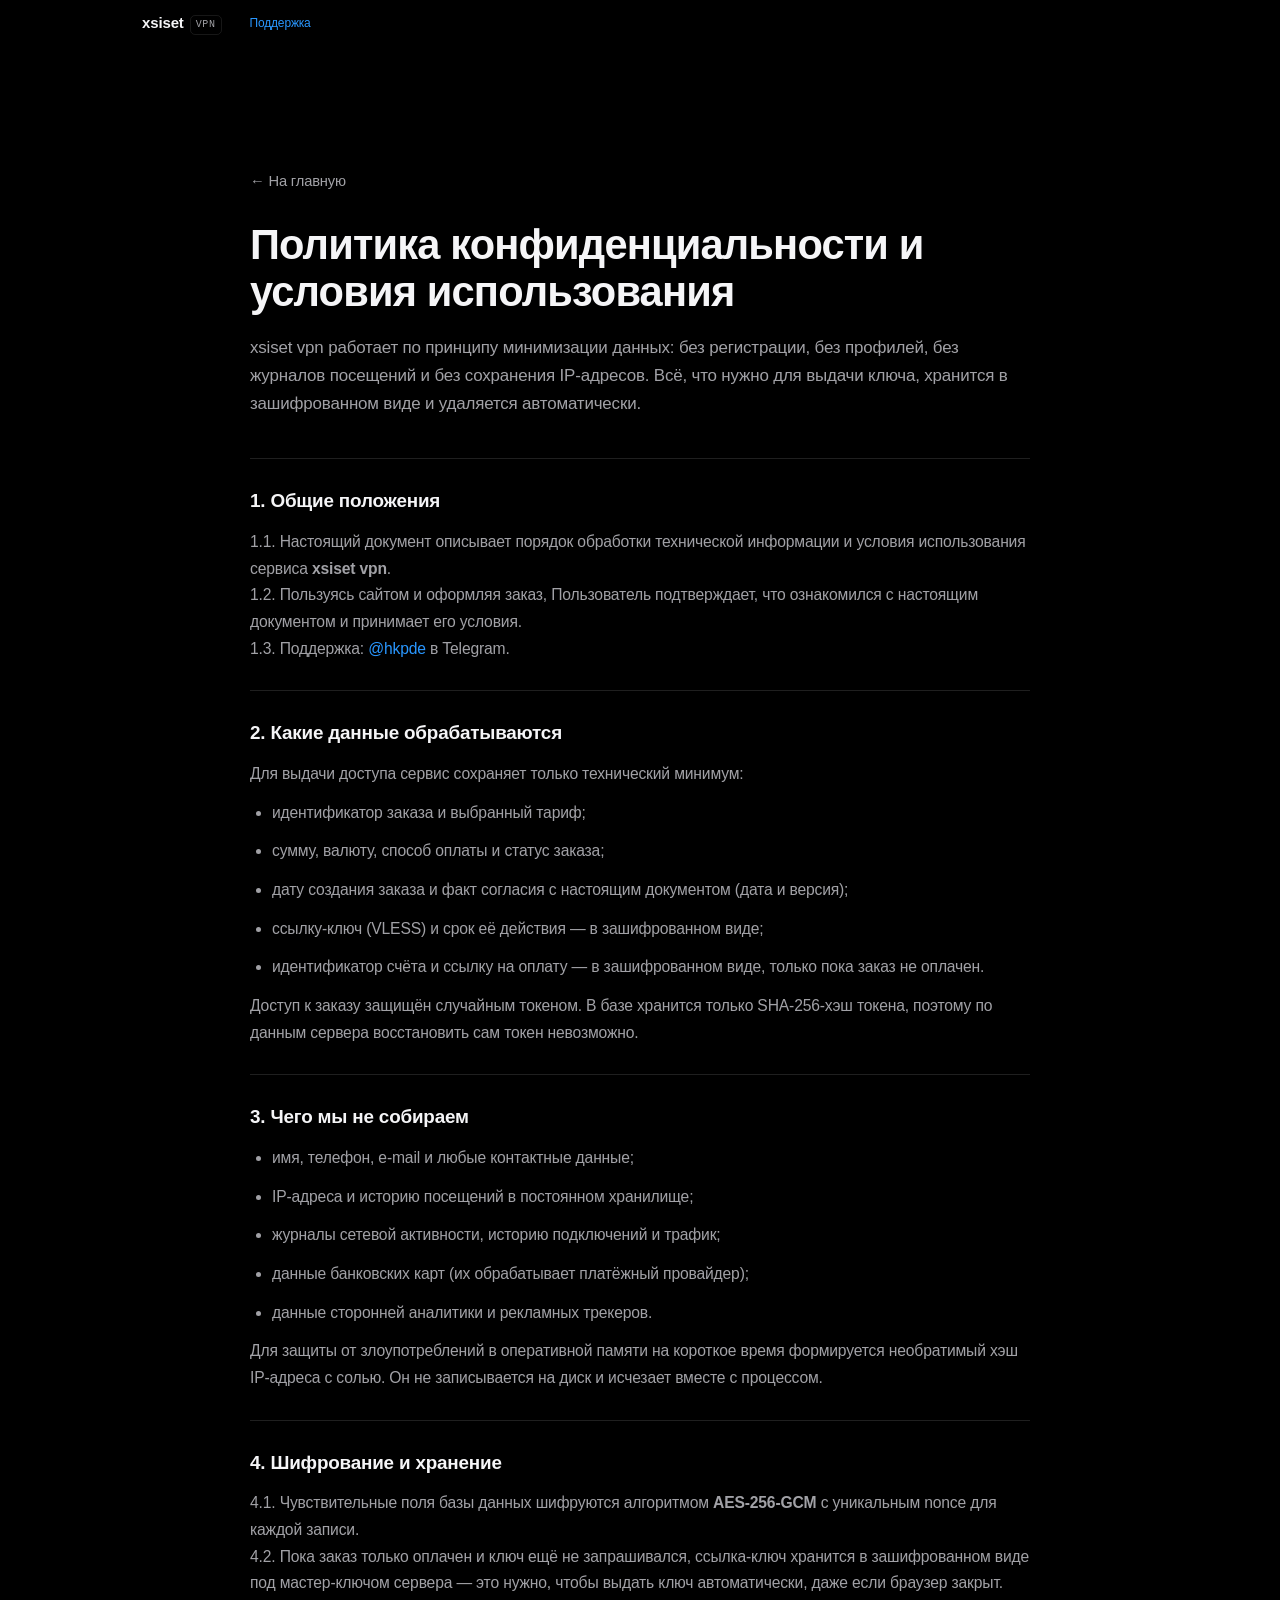
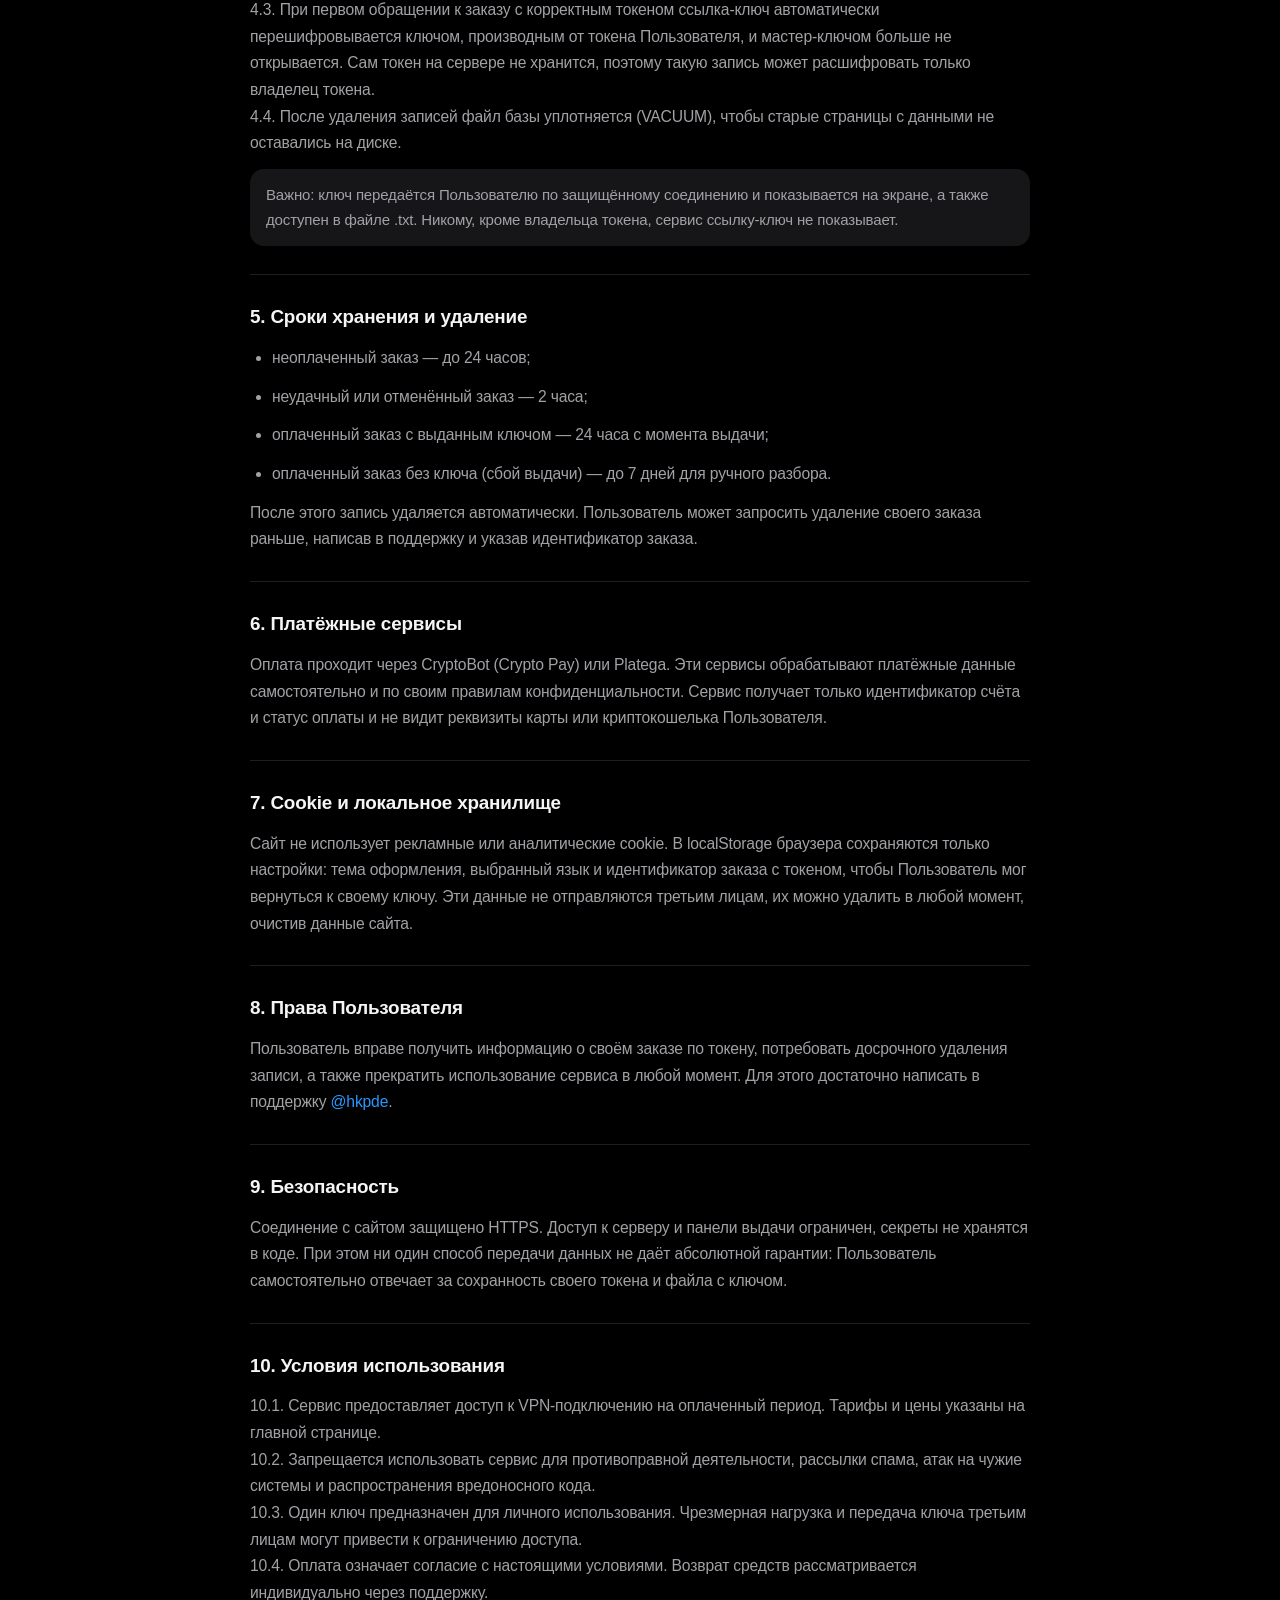
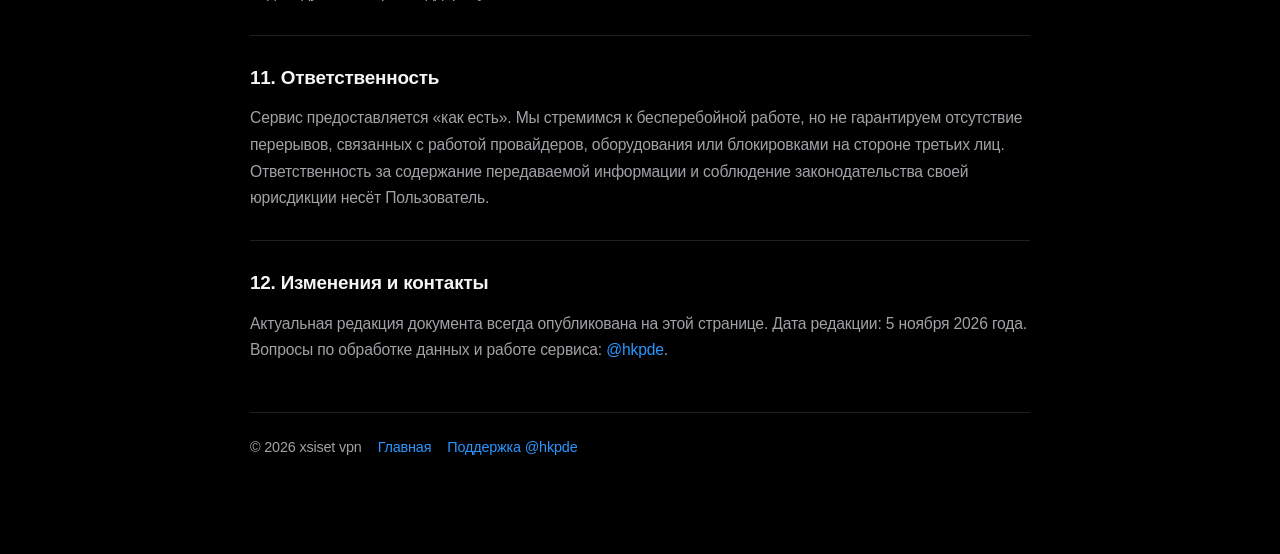
<file: privacy.html>
<!DOCTYPE html>
<html lang="ru">

<head>
  <meta charset="UTF-8" />
  <meta name="viewport" content="width=device-width, initial-scale=1" />
  <title>xsiset vpn · Политика конфиденциальности и условия</title>
  <meta name="description"
    content="Политика конфиденциальности и условия использования xsiset vpn: без регистрации, минимум данных, шифрование AES-256-GCM." />
  <meta name="theme-color" content="#000000" />
  <meta name="robots" content="noindex" />

  <script src="theme-init.js?v=20261108a"></script>
  <link rel="stylesheet" href="style.css?v=20261108a" />

  <style>
    .legal {
      max-width: 820px;
      margin: 0 auto;
      padding: calc(var(--hdr-h, 64px) + 56px) 20px 96px;
    }

    .legal__back {
      display: inline-flex;
      align-items: center;
      gap: 8px;
      margin-bottom: 28px;
      font-size: 0.92rem;
      color: var(--muted, #86868b);
      text-decoration: none;
    }

    .legal__back:hover {
      color: var(--text, #f5f5f7);
    }

    .legal h1 {
      font-size: clamp(1.7rem, 4vw, 2.6rem);
      line-height: 1.15;
      letter-spacing: -0.02em;
      margin: 0 0 18px;
    }

    .legal__lead {
      font-size: 1.06rem;
      line-height: 1.65;
      color: var(--muted, #a1a1a6);
      margin: 0 0 40px;
    }

    .legal__sec {
      padding-top: 28px;
      border-top: 1px solid var(--line, rgba(255, 255, 255, 0.12));
      margin-top: 28px;
    }

    .legal__sec h2 {
      font-size: 1.18rem;
      letter-spacing: -0.01em;
      margin: 0 0 14px;
    }

    .legal__sec p,
    .legal__sec li {
      font-size: 0.98rem;
      line-height: 1.7;
      color: var(--muted, #c7c7cc);
      margin: 0 0 12px;
    }

    .legal__sec ul {
      margin: 0 0 12px;
      padding-left: 22px;
    }

    .legal__sec a {
      color: var(--accent, #2997ff);
      text-decoration: none;
    }

    .legal__sec a:hover {
      text-decoration: underline;
    }

    .legal__note {
      display: block;
      margin-top: 8px;
      padding: 14px 16px;
      border-radius: 14px;
      background: var(--card, rgba(255, 255, 255, 0.06));
      color: var(--muted, #c7c7cc);
      font-size: 0.94rem;
      line-height: 1.65;
    }

    .legal__foot {
      margin-top: 48px;
      padding-top: 24px;
      border-top: 1px solid var(--line, rgba(255, 255, 255, 0.12));
      display: flex;
      flex-wrap: wrap;
      gap: 16px;
      align-items: center;
      color: var(--muted, #86868b);
      font-size: 0.9rem;
    }

    .legal__foot a {
      color: var(--accent, #2997ff);
      text-decoration: none;
    }
  </style>
</head>

<body>

  <a class="skip" href="#top">К содержимому</a>

  <header class="hdr">
    <div class="wrap hdr__in">
      <a class="brand" href="/">
        <span class="brand__name">xsiset</span>
        <span class="brand__tag">vpn</span>
      </a>
      <div class="hdr__right">
        <a class="hdr__cta" href="https://t.me/hkpde" target="_blank" rel="noopener">Поддержка</a>
      </div>
    </div>
  </header>

  <main id="top" tabindex="-1">
    <div class="legal">
      <a class="legal__back" href="/">← На главную</a>

      <h1>Политика конфиденциальности и условия использования</h1>
      <p class="legal__lead">
        xsiset vpn работает по принципу минимизации данных: без регистрации, без профилей, без журналов посещений
        и без сохранения IP-адресов. Всё, что нужно для выдачи ключа, хранится в зашифрованном виде и удаляется
        автоматически.
      </p>

      <section class="legal__sec">
        <h2>1. Общие положения</h2>
        <p>
          1.1. Настоящий документ описывает порядок обработки технической информации и условия использования сервиса
          <b>xsiset vpn</b>.<br>
          1.2. Пользуясь сайтом и оформляя заказ, Пользователь подтверждает, что ознакомился с настоящим документом
          и принимает его условия.<br>
          1.3. Поддержка: <a href="https://t.me/hkpde" target="_blank" rel="noopener">@hkpde</a> в Telegram.
        </p>
      </section>

      <section class="legal__sec">
        <h2>2. Какие данные обрабатываются</h2>
        <p>Для выдачи доступа сервис сохраняет только технический минимум:</p>
        <ul>
          <li>идентификатор заказа и выбранный тариф;</li>
          <li>сумму, валюту, способ оплаты и статус заказа;</li>
          <li>дату создания заказа и факт согласия с настоящим документом (дата и версия);</li>
          <li>ссылку-ключ (VLESS) и срок её действия — в зашифрованном виде;</li>
          <li>идентификатор счёта и ссылку на оплату — в зашифрованном виде, только пока заказ не оплачен.</li>
        </ul>
        <p>
          Доступ к заказу защищён случайным токеном. В базе хранится только SHA-256-хэш токена, поэтому по данным
          сервера восстановить сам токен невозможно.
        </p>
      </section>

      <section class="legal__sec">
        <h2>3. Чего мы не собираем</h2>
        <ul>
          <li>имя, телефон, e-mail и любые контактные данные;</li>
          <li>IP-адреса и историю посещений в постоянном хранилище;</li>
          <li>журналы сетевой активности, историю подключений и трафик;</li>
          <li>данные банковских карт (их обрабатывает платёжный провайдер);</li>
          <li>данные сторонней аналитики и рекламных трекеров.</li>
        </ul>
        <p>
          Для защиты от злоупотреблений в оперативной памяти на короткое время формируется необратимый хэш IP-адреса
          с солью. Он не записывается на диск и исчезает вместе с процессом.
        </p>
      </section>

      <section class="legal__sec">
        <h2>4. Шифрование и хранение</h2>
        <p>
          4.1. Чувствительные поля базы данных шифруются алгоритмом <b>AES-256-GCM</b> с уникальным nonce для каждой
          записи.<br>
          4.2. Пока заказ только оплачен и ключ ещё не запрашивался, ссылка-ключ хранится в зашифрованном виде под
          мастер-ключом сервера — это нужно, чтобы выдать ключ автоматически, даже если браузер закрыт.<br>
          4.3. При первом обращении к заказу с корректным токеном ссылка-ключ автоматически перешифровывается ключом,
          производным от токена Пользователя, и мастер-ключом больше не открывается. Сам токен на сервере не хранится,
          поэтому такую запись может расшифровать только владелец токена.<br>
          4.4. После удаления записей файл базы уплотняется (VACUUM), чтобы старые страницы с данными не оставались на
          диске.
        </p>
        <span class="legal__note">
          Важно: ключ передаётся Пользователю по защищённому соединению и показывается на экране, а также доступен в
          файле .txt. Никому, кроме владельца токена, сервис ссылку-ключ не показывает.
        </span>
      </section>

      <section class="legal__sec">
        <h2>5. Сроки хранения и удаление</h2>
        <ul>
          <li>неоплаченный заказ — до 24 часов;</li>
          <li>неудачный или отменённый заказ — 2 часа;</li>
          <li>оплаченный заказ с выданным ключом — 24 часа с момента выдачи;</li>
          <li>оплаченный заказ без ключа (сбой выдачи) — до 7 дней для ручного разбора.</li>
        </ul>
        <p>
          После этого запись удаляется автоматически. Пользователь может запросить удаление своего заказа раньше,
          написав в поддержку и указав идентификатор заказа.
        </p>
      </section>

      <section class="legal__sec">
        <h2>6. Платёжные сервисы</h2>
        <p>
          Оплата проходит через CryptoBot (Crypto Pay) или Platega. Эти сервисы обрабатывают платёжные данные
          самостоятельно и по своим правилам конфиденциальности. Сервис получает только идентификатор счёта и статус
          оплаты и не видит реквизиты карты или криптокошелька Пользователя.
        </p>
      </section>

      <section class="legal__sec">
        <h2>7. Cookie и локальное хранилище</h2>
        <p>
          Сайт не использует рекламные или аналитические cookie. В localStorage браузера сохраняются только настройки:
          тема оформления, выбранный язык и идентификатор заказа с токеном, чтобы Пользователь мог вернуться к своему
          ключу. Эти данные не отправляются третьим лицам, их можно удалить в любой момент, очистив данные сайта.
        </p>
      </section>

      <section class="legal__sec">
        <h2>8. Права Пользователя</h2>
        <p>
          Пользователь вправе получить информацию о своём заказе по токену, потребовать досрочного удаления записи,
          а также прекратить использование сервиса в любой момент. Для этого достаточно написать в поддержку
          <a href="https://t.me/hkpde" target="_blank" rel="noopener">@hkpde</a>.
        </p>
      </section>

      <section class="legal__sec">
        <h2>9. Безопасность</h2>
        <p>
          Соединение с сайтом защищено HTTPS. Доступ к серверу и панели выдачи ограничен, секреты не хранятся в коде.
          При этом ни один способ передачи данных не даёт абсолютной гарантии: Пользователь самостоятельно отвечает
          за сохранность своего токена и файла с ключом.
        </p>
      </section>

      <section class="legal__sec">
        <h2>10. Условия использования</h2>
        <p>
          10.1. Сервис предоставляет доступ к VPN-подключению на оплаченный период. Тарифы и цены указаны на главной
          странице.<br>
          10.2. Запрещается использовать сервис для противоправной деятельности, рассылки спама, атак на чужие
          системы и распространения вредоносного кода.<br>
          10.3. Один ключ предназначен для личного использования. Чрезмерная нагрузка и передача ключа третьим лицам
          могут привести к ограничению доступа.<br>
          10.4. Оплата означает согласие с настоящими условиями. Возврат средств рассматривается индивидуально через
          поддержку.
        </p>
      </section>

      <section class="legal__sec">
        <h2>11. Ответственность</h2>
        <p>
          Сервис предоставляется «как есть». Мы стремимся к бесперебойной работе, но не гарантируем отсутствие
          перерывов, связанных с работой провайдеров, оборудования или блокировками на стороне третьих лиц.
          Ответственность за содержание передаваемой информации и соблюдение законодательства своей юрисдикции несёт
          Пользователь.
        </p>
      </section>

      <section class="legal__sec">
        <h2>12. Изменения и контакты</h2>
        <p>
          Актуальная редакция документа всегда опубликована на этой странице. Дата редакции: 5 ноября 2026 года.
          Вопросы по обработке данных и работе сервиса: <a href="https://t.me/hkpde" target="_blank"
            rel="noopener">@hkpde</a>.
        </p>
      </section>

      <div class="legal__foot">
        <span>© 2026 xsiset vpn</span>
        <a href="/">Главная</a>
        <a href="https://t.me/hkpde" target="_blank" rel="noopener">Поддержка @hkpde</a>
      </div>
    </div>
  </main>

</body>

</html>
</file>
<file: style.css>
/* =========================================================
   xsiset vpn
   Тёмная тема по умолчанию, один синий акцент, чистая типографика.
   Светлая тема: html[data-theme="light"].
   ========================================================= */

:root {
  color-scheme: dark;

  --bg: #000000;
  --card: #161618;
  --card-2: #232325;
  --chip: #2e2e30;
  --chip-ink: #c7c7cc;
  --ink: #f5f5f7;
  --muted: #a1a1a6;
  --muted-2: #86868b;
  --rule: #2f2f31;
  --card-line: rgba(255, 255, 255, .09);
  --nav-bg: rgba(0, 0, 0, .72);
  --nav-solid: rgba(0, 0, 0, .94);
  --nav-line: rgba(255, 255, 255, .14);
  --hover: rgba(255, 255, 255, .08);
  --shadow: 0 2px 12px rgba(0, 0, 0, .5);
  --shadow-hover: 0 18px 44px rgba(0, 0, 0, .62);
  --footer-bg: #000000;
  --term-bg: #161618;
  --term-line: rgba(255, 255, 255, .12);

  --blue: #0071e3;
  --blue-hover: #0077ed;
  --blue-text: #2997ff;
  --blue-text-hover: #6bb6ff;
  --focus: #2997ff;
  --green: #30d158;
  --orange: #ff9f0a;
  --red: #ff453a;

  --white: #ffffff;

  --radius: 20px;
  --wrap: 1040px;

  --font: -apple-system, BlinkMacSystemFont, "SF Pro Text", "SF Pro Display",
    "Inter", "Segoe UI", "Helvetica Neue", Arial, sans-serif;
  --mono: ui-monospace, "SF Mono", "Cascadia Code", Consolas, monospace;

  --ease: cubic-bezier(.28, .11, .32, 1);
}

html[data-theme="light"] {
  color-scheme: light;

  --bg: #ffffff;
  --card: #ffffff;
  --card-2: #f5f5f7;
  --chip: #f5f5f7;
  --chip-ink: #6e6e73;
  --ink: #1d1d1f;
  --muted: #6e6e73;
  --muted-2: #86868b;
  --rule: #e4e4e9;
  --card-line: rgba(0, 0, 0, .08);
  --nav-bg: rgba(255, 255, 255, .72);
  --nav-solid: rgba(255, 255, 255, .94);
  --nav-line: rgba(0, 0, 0, .08);
  --hover: rgba(0, 0, 0, .05);
  --shadow: 0 1px 2px rgba(0, 0, 0, .04), 0 10px 30px rgba(0, 0, 0, .05);
  --shadow-hover: 0 18px 44px rgba(0, 0, 0, .10);
  --footer-bg: #ffffff;
  --term-bg: #1d1d1f;
  --term-line: rgba(255, 255, 255, .12);

  --blue-text: #0066cc;
  --blue-text-hover: #0077ed;
  --focus: #0071e3;
  --green: #34c759;
  --red: #d70015;
}

*,
*::before,
*::after {
  box-sizing: border-box;
}

html {
  scroll-behavior: smooth;
  scroll-padding-top: 72px;
  -webkit-text-size-adjust: 100%;
  background: var(--bg);
}

body {
  margin: 0;
  background: var(--bg);
  color: var(--ink);
  font-family: var(--font);
  font-size: 17px;
  line-height: 1.47;
  letter-spacing: -.01em;
  -webkit-font-smoothing: antialiased;
  -moz-osx-font-smoothing: grayscale;
  overflow-x: hidden;
}

img,
svg {
  display: block;
  max-width: 100%;
}

a {
  color: inherit;
  text-decoration: none;
}

h1,
h2,
h3,
h4,
p,
dl,
dd,
ol,
ul {
  margin: 0;
}

ol,
ul {
  list-style: none;
  padding: 0;
}

button {
  font: inherit;
  color: inherit;
  background: none;
  border: 0;
  cursor: pointer;
}

summary {
  cursor: pointer;
}

summary::-webkit-details-marker {
  display: none;
}

::selection {
  background: rgba(41, 151, 255, .35);
}

:focus-visible {
  outline: 2px solid var(--focus);
  outline-offset: 3px;
  border-radius: 4px;
}

.wrap {
  width: 100%;
  max-width: var(--wrap);
  margin-inline: auto;
  padding-inline: 22px;
}

.skip {
  position: fixed;
  top: 10px;
  left: 10px;
  z-index: 120;
  padding: 10px 16px;
  border-radius: 8px;
  background: var(--ink);
  color: var(--bg);
  font-size: 14px;
  font-weight: 500;
  transform: translateY(-160%);
  transition: transform .2s var(--ease);
}

.skip:focus {
  transform: none;
}

.link-cta {
  display: inline-flex;
  align-items: center;
  gap: 2px;
  font-size: 17px;
  white-space: nowrap;
  color: var(--blue-text);
  transition: color .2s ease;
}

.link-cta::after {
  content: "›";
  font-size: 1.1em;
  line-height: 1;
  transform: translateY(-.04em);
}

.link-cta:hover {
  color: var(--blue-text-hover);
  text-decoration: underline;
  text-underline-offset: 3px;
}

/* ------------------------- кнопки ------------------------- */

.btn {
  display: inline-flex;
  align-items: center;
  justify-content: center;
  gap: 8px;
  height: 46px;
  padding: 0 24px;
  border-radius: 980px;
  font-size: 16px;
  font-weight: 400;
  white-space: nowrap;
  transition: background-color .2s ease, color .2s ease, border-color .2s ease, transform .2s ease;
}

.btn svg {
  width: 17px;
  height: 17px;
  flex: none;
}

.btn--primary {
  background: var(--blue);
  color: var(--white);
}

.btn--primary:hover {
  background: var(--blue-hover);
}

.btn--primary:active {
  transform: scale(.98);
}

.btn--ghost {
  border: 1px solid var(--card-line);
  background: transparent;
  color: var(--ink);
}

.btn--ghost:hover {
  border-color: var(--nav-line);
  background: var(--hover);
}

.btn--ghost:active {
  transform: scale(.98);
}

.btn--lg {
  height: 52px;
  padding: 0 30px;
  font-size: 18px;
}

.btn--sm {
  height: 34px;
  padding: 0 16px;
  font-size: 13px;
}

.link-btn {
  font-size: 15px;
  color: var(--muted);
  text-decoration: underline;
  text-underline-offset: 3px;
  transition: color .2s ease;
}

.link-btn:hover {
  color: var(--ink);
}

/* ------------------------- шапка ------------------------- */

.hdr {
  position: sticky;
  top: 0;
  z-index: 60;
  border-bottom: 1px solid transparent;
  transition: backdrop-filter .3s ease;
}

.hdr.is-scrolled {
  background: var(--nav-bg);
  backdrop-filter: saturate(180%) blur(20px);
  -webkit-backdrop-filter: saturate(180%) blur(20px);
  border-bottom-color: var(--nav-line);
}

.hdr__in {
  display: flex;
  align-items: center;
  gap: 28px;
  height: 48px;
}

.brand {
  display: inline-flex;
  align-items: baseline;
  gap: 6px;
  font-size: 14px;
  font-weight: 600;
  letter-spacing: -.01em;
  flex: none;
}

.brand__name {
  font-size: 15px;
}

.brand__tag {
  font-family: var(--mono);
  font-size: 10px;
  font-weight: 500;
  letter-spacing: .06em;
  text-transform: uppercase;
  color: var(--muted);
  padding: 2px 5px;
  border: 1px solid var(--card-line);
  border-radius: 5px;
  transform: translateY(-1px);
}

.nav {
  display: flex;
  align-items: center;
  gap: 34px;
  margin-inline: auto;
  font-size: 12px;
}

.nav a {
  color: var(--ink);
  opacity: .8;
  transition: opacity .15s ease;
}

.nav a:hover {
  opacity: 1;
}

.hdr__right {
  display: flex;
  align-items: center;
  gap: 20px;
  flex: none;
}

.hdr__support {
  gap: 0;
  padding: 6px 11px;
  border: 1px solid var(--nav-line);
  border-radius: 980px;
  font-size: 12px;
  line-height: 1;
}

.hdr__support::after {
  content: none;
}

.lang {
  display: inline-flex;
  align-items: center;
  gap: 2px;
  padding: 3px 5px;
  border-radius: 980px;
  background: var(--bg);
  font-size: 11px;
}

.lang__btn {
  display: grid;
  place-items: center;
  min-width: 26px;
  height: 24px;
  padding: 0 5px;
  color: var(--muted);
  transition: color .15s ease;
}

.lang__btn:hover {
  color: var(--ink);
}

.lang__btn.is-active {
  color: var(--ink);
  font-weight: 600;
}

.hdr__cta {
  font-size: 12px;
  color: var(--blue-text);
  transition: color .15s ease;
}

.hdr__cta:hover {
  color: var(--blue-text-hover);
}

.theme-btn {
  width: 30px;
  height: 30px;
  margin-right: -4px;
  display: grid;
  place-items: center;
  border-radius: 50%;
  color: var(--muted);
  transition: color .2s ease, background-color .2s ease;
}

.theme-btn:hover {
  color: var(--ink);
  background: var(--hover);
}

.theme-btn svg {
  width: 16px;
  height: 16px;
}

.theme-btn .theme-btn__moon {
  display: none;
}

html[data-theme="light"] .theme-btn .theme-btn__moon {
  display: block;
}

html[data-theme="light"] .theme-btn .theme-btn__sun {
  display: none;
}

.burger {
  display: none;
  width: 34px;
  height: 34px;
  position: relative;
}

.burger span {
  position: absolute;
  left: 8px;
  width: 18px;
  height: 1.5px;
  background: var(--ink);
  transition: transform .25s var(--ease), opacity .2s;
}

.burger span:nth-child(1) {
  top: 13px;
}

.burger span:nth-child(2) {
  top: 19px;
}

.burger.is-open span:nth-child(1) {
  transform: translateY(3px) rotate(45deg);
}

.burger.is-open span:nth-child(2) {
  transform: translateY(-3px) rotate(-45deg);
}

/* ------------------------- hero ------------------------- */

.hero {
  padding: 76px 0 72px;
  text-align: center;
}

.hero__badge {
  display: inline-flex;
  align-items: center;
  gap: 10px;
  margin-bottom: 22px;
  font-size: 13px;
  color: var(--muted);
}

.hero__badge-sep {
  width: 1px;
  height: 12px;
  background: var(--rule);
}

.hero__title {
  font-size: clamp(2.75rem, 7.5vw, 5.6rem);
  font-weight: 700;
  line-height: 1.03;
  letter-spacing: -.023em;
  margin-inline: auto;
  max-width: 15ch;
  text-wrap: balance;
}

.hero__line {
  display: block;
  overflow: hidden;
  padding-bottom: .04em;
}

.hero__line>span {
  display: block;
  transform: translateY(112%);
  animation: lineUp 1s var(--ease) forwards;
}

.hero__line:nth-child(2)>span {
  animation-delay: .09s;
}

@keyframes lineUp {
  to {
    transform: none;
  }
}

.hero__tagline {
  margin: 24px auto 0;
  max-width: 36ch;
  font-size: clamp(1.12rem, 2.2vw, 1.55rem);
  line-height: 1.35;
  color: var(--muted);
  letter-spacing: -.012em;
  opacity: 0;
  animation: fadeIn .8s var(--ease) .45s forwards;
}

@keyframes fadeIn {
  to {
    opacity: 1;
  }
}

.hero__actions {
  margin-top: 32px;
  display: flex;
  align-items: center;
  justify-content: center;
  flex-wrap: wrap;
  gap: 14px 28px;
  opacity: 0;
  animation: fadeIn .8s var(--ease) .6s forwards;
}

.hero__visual {
  margin: 60px auto 0;
  max-width: 880px;
  will-change: transform;
}

.hero__visual .term {
  box-shadow:
    0 2px 6px rgba(0, 0, 0, .35),
    0 34px 70px -20px rgba(0, 0, 0, .9);
  animation: float 9s ease-in-out infinite;
}

@keyframes float {

  0%,
  100% {
    transform: translateY(0);
  }

  50% {
    transform: translateY(-6px);
  }
}

.term {
  border-radius: var(--radius);
  overflow: hidden;
  background: var(--term-bg);
  border: 1px solid var(--card-line);
  color: #f5f5f7;
  font-family: var(--mono);
  font-size: 13.5px;
  line-height: 1.62;
  text-align: left;
}

.term__bar {
  display: flex;
  align-items: center;
  justify-content: space-between;
  gap: 12px;
  padding: 12px 20px;
  border-bottom: 1px solid var(--term-line);
  color: var(--muted-2);
  font-size: 11.5px;
  letter-spacing: .01em;
}

.term__name {
  color: #a1a1a6;
}

.term__state {
  color: var(--green);
}

.term__body {
  padding: 22px 20px 24px;
  display: grid;
  gap: 6px;
}

.term__body p {
  display: flex;
  align-items: baseline;
  gap: 10px;
  flex-wrap: wrap;
  color: #e8e8ed;
}

.c-p {
  color: var(--blue-text);
}

.c-ok {
  color: var(--green);
}

.c-warn {
  color: #ffd60a;
}

.c-mut {
  color: var(--muted-2);
}

.term__line {
  margin-top: 4px;
}

.c-cursor {
  display: inline-block;
  width: 7px;
  height: 13px;
  background: #f5f5f7;
  animation: blink 1.1s steps(1) infinite;
  transform: translateY(2px);
}

@keyframes blink {
  50% {
    opacity: 0;
  }
}

/* ------------------------- секции ------------------------- */

.sec {
  padding: 120px 0;
}

.sec__head {
  max-width: 720px;
  margin: 0 auto 60px;
  text-align: center;
}

.sec__head h2 {
  font-size: clamp(2.15rem, 4.6vw, 3.5rem);
  font-weight: 700;
  line-height: 1.07;
  letter-spacing: -.018em;
  text-wrap: balance;
}

.sec__head h2+.lead {
  margin-top: 16px;
}

.lead {
  font-size: clamp(1.05rem, 1.8vw, 1.28rem);
  line-height: 1.42;
  color: var(--muted);
  letter-spacing: -.012em;
  text-wrap: pretty;
}

/* ------------------------- статусы ------------------------- */

.status {
  display: inline-flex;
  align-items: center;
  gap: 6px;
  font-size: 13px;
  color: var(--muted);
  white-space: nowrap;
}

.status i {
  width: 7px;
  height: 7px;
  border-radius: 50%;
  flex: none;
  background: currentColor;
}

.status--live i {
  background: var(--green);
}

/* ------------------------- серверы ------------------------- */

.node-grid {
  display: grid;
  grid-template-columns: repeat(2, 1fr);
  gap: 16px;
}

.node {
  display: flex;
  flex-direction: column;
  gap: 10px;
  padding: 28px 30px;
  border-radius: var(--radius);
  background: var(--card);
  border: 1px solid var(--card-line);
  box-shadow: var(--shadow);
  transition: transform .4s var(--ease), box-shadow .4s var(--ease), border-color .4s var(--ease);
}

.node:hover {
  transform: translateY(-3px);
  box-shadow: var(--shadow-hover);
  border-color: var(--nav-line);
}

.node__top {
  display: flex;
  align-items: center;
  justify-content: space-between;
  gap: 12px;
  margin-bottom: 6px;
}

.node__code {
  display: inline-grid;
  place-items: center;
  min-width: 38px;
  height: 26px;
  padding: 0 8px;
  border-radius: 7px;
  background: var(--chip);
  color: var(--chip-ink);
  font-family: var(--mono);
  font-size: 11.5px;
  letter-spacing: .06em;
}

.node h3 {
  font-size: 1.35rem;
  font-weight: 600;
  line-height: 1.22;
  letter-spacing: -.015em;
}

.node p {
  color: var(--muted);
  font-size: 15px;
  line-height: 1.5;
}

.node__count {
  margin-top: auto;
  padding-top: 8px;
  font-size: 13px;
  color: var(--muted-2);
}

.node--accent {
  border-color: rgba(41, 151, 255, .34);
}

html[data-theme="light"] .node--accent {
  border-color: rgba(0, 113, 227, .28);
}

.node--accent .node__code {
  background: rgba(41, 151, 255, .14);
  color: var(--blue-text);
}

html[data-theme="light"] .node--accent .node__code {
  background: rgba(0, 113, 227, .08);
}

/* ------------------------- возможности ------------------------- */

.feat-grid {
  display: grid;
  grid-template-columns: repeat(2, 1fr);
  gap: 16px;
}

.feat {
  display: flex;
  flex-direction: column;
  gap: 10px;
  padding: 30px;
  border-radius: var(--radius);
  background: var(--card);
  border: 1px solid var(--card-line);
}

.feat__icon {
  display: grid;
  place-items: center;
  width: 40px;
  height: 40px;
  margin-bottom: 8px;
  border-radius: 11px;
  background: var(--card-2);
  color: var(--muted);
}

.feat__icon svg {
  width: 20px;
  height: 20px;
}

.feat h3 {
  font-size: 17px;
  font-weight: 600;
  letter-spacing: -.01em;
}

.feat p {
  color: var(--muted);
  font-size: 15px;
  line-height: 1.5;
}

/* ------------------------- шаги ------------------------- */

.steps {
  display: grid;
  grid-template-columns: repeat(3, 1fr);
  gap: 0;
  border-top: 1px solid var(--rule);
}

.step {
  padding: 28px 28px 0 0;
}

.step+.step {
  padding-left: 28px;
  border-left: 1px solid var(--rule);
}

.step__n {
  display: block;
  margin-bottom: 14px;
  font-family: var(--mono);
  font-size: 12px;
  color: var(--muted-2);
  letter-spacing: .08em;
}

.step h3 {
  font-size: 1.15rem;
  font-weight: 600;
  letter-spacing: -.012em;
}

.step p {
  margin-top: 8px;
  color: var(--muted);
  font-size: 15px;
  line-height: 1.5;
}

/* ------------------------- тарифы ------------------------- */

.plan-grid {
  display: grid;
  grid-template-columns: repeat(4, 1fr);
  gap: 14px;
  align-items: stretch;
}

.plan {
  position: relative;
  display: flex;
  flex-direction: column;
  padding: 24px 22px;
  border-radius: var(--radius);
  background: var(--card);
  border: 1px solid var(--card-line);
  box-shadow: var(--shadow);
  transition: transform .4s var(--ease), box-shadow .4s var(--ease), border-color .4s var(--ease);
}

.plan:hover {
  transform: translateY(-3px);
  box-shadow: var(--shadow-hover);
}

.plan--best {
  border-color: rgba(41, 151, 255, .5);
}

html[data-theme="light"] .plan--best {
  border-color: rgba(0, 113, 227, .4);
}

.plan__head {
  display: flex;
  align-items: center;
  justify-content: space-between;
  gap: 8px;
  min-height: 24px;
}

.plan__head h3 {
  font-size: 17px;
  font-weight: 600;
  letter-spacing: -.01em;
}

.plan__per {
  font-size: 12px;
  color: var(--muted);
  text-align: right;
}

.plan__badge {
  font-size: 11px;
  color: var(--blue-text);
  padding: 3px 8px;
  border-radius: 980px;
  background: rgba(41, 151, 255, .12);
  white-space: nowrap;
}

html[data-theme="light"] .plan__badge {
  color: var(--blue-text);
  background: rgba(0, 113, 227, .08);
}

.plan__price {
  margin-top: 18px;
  display: flex;
  align-items: baseline;
  gap: 4px;
}

.plan__num {
  font-size: clamp(2.2rem, 3.4vw, 2.7rem);
  font-weight: 700;
  letter-spacing: -.03em;
  line-height: 1;
}

.plan__cur {
  font-size: 1.25rem;
  font-weight: 500;
  color: var(--muted);
}

.plan__note {
  margin-top: 8px;
  font-size: 12.5px;
  color: var(--muted-2);
  min-height: 2.6em;
}

.plan__list {
  display: grid;
  gap: 6px;
  margin: 18px 0 22px;
  padding-top: 16px;
  border-top: 1px solid var(--rule);
  font-size: 13px;
  color: var(--muted);
}

.plan__list li {
  display: flex;
  align-items: baseline;
  gap: 8px;
}

.plan__list li::before {
  content: "✓";
  color: var(--green);
  font-size: 12px;
}

.plan__btn {
  margin-top: auto;
  width: 100%;
  height: 40px;
  padding: 0 14px;
  font-size: 14px;
  background: var(--card-2);
  color: var(--ink);
}

.plan__btn:hover {
  background: var(--hover);
}

.plan--best .plan__btn {
  background: var(--blue);
  color: var(--white);
}

.plan--best .plan__btn:hover {
  background: var(--blue-hover);
}

/* ------------------------- баннер пробного периода ------------------------- */

.trial-card {
  margin-top: 28px;
  padding: 24px 28px;
  border-radius: var(--radius);
  background: linear-gradient(135deg, rgba(41, 151, 255, .08) 0%, rgba(22, 22, 24, 1) 70%);
  border: 1px solid rgba(41, 151, 255, .28);
  display: flex;
  align-items: center;
  justify-content: space-between;
  gap: 24px;
}

html[data-theme="light"] .trial-card {
  background: linear-gradient(135deg, rgba(0, 113, 227, .06) 0%, #ffffff 80%);
  border-color: rgba(0, 113, 227, .22);
}

.trial-card__badge {
  display: inline-block;
  margin-bottom: 8px;
  font-size: 11px;
  font-weight: 600;
  text-transform: uppercase;
  letter-spacing: .08em;
  color: var(--green);
  padding: 2px 8px;
  border-radius: 980px;
  background: rgba(48, 209, 88, .12);
}

.trial-card__title {
  font-size: 1.15rem;
  font-weight: 600;
  letter-spacing: -.012em;
  color: var(--ink);
}

.trial-card__text {
  margin-top: 6px;
  font-size: 14px;
  color: var(--muted);
  max-width: 54ch;
  line-height: 1.45;
}

.trial-card__btn {
  flex-shrink: 0;
  gap: 10px;
}

@media (max-width:768px) {
  .trial-card {
    flex-direction: column;
    align-items: flex-start;
    padding: 20px;
  }

  .trial-card__btn {
    width: 100%;
  }
}

/* ------------------------- заказ ------------------------- */

.checkout {
  margin-top: 28px;
  padding: 28px 30px;
  border-radius: var(--radius);
  background: var(--card);
  border: 1px solid var(--card-line);
  box-shadow: var(--shadow);
  animation: coIn .35s var(--ease) both;
}

@keyframes coIn {
  from {
    opacity: 0;
    transform: translateY(10px);
  }

  to {
    opacity: 1;
    transform: none;
  }
}

.checkout__head {
  display: flex;
  align-items: flex-start;
  justify-content: space-between;
  gap: 16px;
}

.checkout__label {
  display: block;
  margin-bottom: 6px;
  font-family: var(--mono);
  font-size: 11px;
  letter-spacing: .1em;
  text-transform: uppercase;
  color: var(--muted-2);
}

.checkout__head h3 {
  font-size: 1.4rem;
  font-weight: 600;
  letter-spacing: -.015em;
}

.pill {
  display: inline-flex;
  align-items: center;
  gap: 7px;
  height: 26px;
  padding: 0 11px;
  border-radius: 980px;
  font-size: 12px;
  white-space: nowrap;
  background: var(--chip);
  color: var(--muted);
}

.pill::before {
  content: "";
  width: 6px;
  height: 6px;
  border-radius: 50%;
  background: currentColor;
}

.pill--pending {
  color: var(--orange);
}

.pill--paid {
  color: var(--green);
}

.pill--failed,
.pill--expired {
  color: var(--red);
}

.checkout__facts {
  display: grid;
  grid-template-columns: repeat(3, 1fr);
  gap: 0;
  margin-top: 22px;
  border-top: 1px solid var(--rule);
  border-bottom: 1px solid var(--rule);
}

.checkout__facts>div {
  padding: 14px 0;
}

.checkout__facts>div+div {
  padding-left: 20px;
  border-left: 1px solid var(--rule);
}

.checkout__facts dt {
  font-size: 11.5px;
  color: var(--muted-2);
  margin-bottom: 3px;
}

.checkout__facts dd {
  margin: 0;
  font-family: var(--mono);
  font-size: 13.5px;
  color: var(--ink);
}

.checkout__hint {
  margin-top: 16px;
  max-width: 72ch;
  font-size: 14px;
  line-height: 1.5;
  color: var(--muted);
}

.checkout__actions {
  display: flex;
  align-items: center;
  flex-wrap: wrap;
  gap: 12px 18px;
  margin-top: 20px;
}

.checkout__actions .btn {
  height: 42px;
  font-size: 14.5px;
  padding: 0 20px;
}

.checkout__status {
  margin-top: 12px;
  min-height: 1.4em;
  font-size: 13.5px;
  color: var(--muted);
}

.checkout__status.is-error {
  color: var(--red);
}

.checkout__status.is-ok {
  color: var(--green);
}

.checkout__plan {
  display: flex;
  align-items: center;
  flex-wrap: wrap;
  gap: 8px;
  margin-top: 8px;
  font-size: 14px;
  color: var(--muted);
}

.checkout__plan .dot {
  color: var(--muted-2);
}

.co-block {
  margin-top: 24px;
  padding-top: 22px;
  border-top: 1px solid var(--rule);
}

.co-block__label {
  display: block;
  margin-bottom: 12px;
  font-family: var(--mono);
  font-size: 11px;
  letter-spacing: .09em;
  text-transform: uppercase;
  color: var(--muted-2);
}

.pay-grid {
  display: grid;
  grid-template-columns: repeat(2, minmax(0, 1fr));
  gap: 10px;
  max-width: 520px;
}

.pay {
  position: relative;
  display: block;
  cursor: pointer;
}

.pay[hidden] {
  display: none !important;
}

.pay input {
  position: absolute;
  inset: 0;
  opacity: 0;
  pointer-events: none;
}

.pay__body {
  display: flex;
  flex-direction: column;
  gap: 2px;
  padding: 13px 16px;
  border: 1px solid var(--card-line);
  border-radius: 14px;
  background: var(--bg);
  transition: border-color .18s ease, box-shadow .18s ease;
}

.pay:hover .pay__body {
  border-color: var(--nav-line);
}

.pay input:checked+.pay__body {
  border-color: var(--blue);
  box-shadow: 0 0 0 1px var(--blue);
}

.pay input:focus-visible+.pay__body {
  outline: 2px solid var(--focus);
  outline-offset: 2px;
}

.pay__title {
  font-size: 14.5px;
  font-weight: 600;
  letter-spacing: -.01em;
}

.pay__sub {
  font-size: 12px;
  color: var(--muted);
}

.field {
  display: grid;
  gap: 6px;
  font-size: 12.5px;
  color: var(--muted);
}

.field[hidden],
#assetField[hidden] {
  display: none !important;
}

.field>span {
  padding-left: 2px;
}

.field select {
  width: 100%;
  height: 44px;
  padding: 0 14px;
  border: 1px solid var(--card-line);
  border-radius: 12px;
  background: var(--bg);
  color: var(--ink);
  font: inherit;
  font-size: 15px;
  cursor: pointer;
  transition: border-color .18s ease, box-shadow .18s ease;
}

.field select:focus {
  outline: none;
  border-color: var(--blue);
  box-shadow: 0 0 0 3px rgba(41, 151, 255, .22);
}

.field--asset {
  max-width: 190px;
  margin-top: 14px;
}

.consent {
  display: flex;
  align-items: flex-start;
  gap: 10px;
  margin-top: 22px;
  max-width: 70ch;
  font-size: 13px;
  line-height: 1.5;
  color: var(--muted);
  cursor: pointer;
}

.consent input {
  appearance: none;
  -webkit-appearance: none;
  position: relative;
  flex: none;
  width: 18px;
  height: 18px;
  margin: 1px 0 0;
  border: 1px solid var(--nav-line);
  border-radius: 5px;
  background: var(--bg);
  cursor: pointer;
  transition: background-color .15s ease, border-color .15s ease;
}

.consent input:checked {
  background: var(--blue);
  border-color: var(--blue);
}

.consent input:checked::after {
  content: "";
  position: absolute;
  left: 5px;
  top: 1.5px;
  width: 5px;
  height: 9px;
  border: solid var(--white);
  border-width: 0 2px 2px 0;
  transform: rotate(45deg);
}

.consent input:focus-visible {
  outline: 2px solid var(--focus);
  outline-offset: 2px;
}

.consent a {
  color: var(--blue-text);
  text-decoration: underline;
  text-underline-offset: 2px;
}

.consent a:hover {
  color: var(--blue-text-hover);
}

.key-line {
  display: block;
  margin-top: 14px;
  padding: 14px 16px;
  border: 1px solid var(--card-line);
  border-radius: 12px;
  background: var(--card-2);
  font-family: var(--mono);
  font-size: 12.5px;
  line-height: 1.55;
  color: var(--ink);
  word-break: break-all;
  user-select: all;
}

.key-line:empty {
  display: none;
}

.checkout--done {
  border-color: rgba(48, 209, 88, .4);
}

html[data-theme="light"] .checkout--done {
  border-color: rgba(52, 199, 89, .45);
}

/* ------------------------- вопросы ------------------------- */

.faq {
  max-width: 820px;
  margin-inline: auto;
  border-top: 1px solid var(--rule);
}

.faq__item {
  border-bottom: 1px solid var(--rule);
}

.faq__item summary {
  display: flex;
  align-items: center;
  justify-content: space-between;
  gap: 20px;
  padding: 22px 2px;
  font-size: 17px;
  font-weight: 500;
  letter-spacing: -.01em;
  list-style: none;
}

.faq__item summary:hover {
  color: var(--blue-text);
}

.faq__plus {
  position: relative;
  width: 14px;
  height: 14px;
  flex: none;
}

.faq__plus::before,
.faq__plus::after {
  content: "";
  position: absolute;
  top: 50%;
  left: 0;
  width: 14px;
  height: 1.5px;
  margin-top: -.75px;
  background: currentColor;
  transition: transform .25s var(--ease);
}

.faq__plus::after {
  transform: rotate(90deg);
}

.faq__item[open] .faq__plus::after {
  transform: rotate(0deg);
}

.faq__item p {
  max-width: 68ch;
  padding: 0 2px 24px;
  font-size: 15px;
  line-height: 1.55;
  color: var(--muted);
}

/* ------------------------- контакт ------------------------- */

.cta {
  text-align: center;
}

.cta h2 {
  font-size: clamp(2.15rem, 4.6vw, 3.5rem);
  font-weight: 700;
  line-height: 1.07;
  letter-spacing: -.018em;
}

.cta__text {
  margin: 16px auto 0;
  max-width: 48ch;
  font-size: clamp(1.05rem, 1.8vw, 1.28rem);
  line-height: 1.45;
  color: var(--muted);
}

.cta__actions {
  margin-top: 34px;
  display: flex;
  flex-direction: column;
  align-items: center;
  gap: 18px;
}

.cta__buttons {
  display: flex;
  align-items: center;
  justify-content: center;
  flex-wrap: wrap;
  gap: 14px;
}

.cta__mail {
  font-size: 16px;
  line-height: 1;
  color: var(--blue-text);
  transition: color .2s ease;
}

.cta__mail:hover {
  color: var(--blue-text-hover);
  text-decoration: underline;
  text-underline-offset: 3px;
}

/* ------------------------- подвал ------------------------- */

.ftr {
  background: var(--footer-bg);
  border-top: 1px solid var(--rule);
}

.ftr__in {
  display: flex;
  align-items: center;
  gap: 18px;
  padding-block: 22px;
  font-size: 12px;
  color: var(--muted);
}

.ftr__brand {
  display: inline-flex;
  align-items: baseline;
  gap: 6px;
  font-weight: 600;
  color: var(--ink);
}

.ftr__copy {
  margin-inline: auto;
}

.ftr__link {
  color: var(--muted);
  transition: color .2s ease;
}

.ftr__link:hover {
  color: var(--ink);
}

.ftr__up {
  width: 30px;
  height: 30px;
  display: grid;
  place-items: center;
  border-radius: 50%;
  color: var(--muted);
  transition: color .2s ease, background-color .2s ease;
}

.ftr__up:hover {
  color: var(--ink);
  background: var(--hover);
}

.ftr__up svg {
  width: 14px;
  height: 14px;
}

/* ------------------------- Apple-Style Privacy Pill (Mullvad Model) ------------------------- */

.privacy-pill {
  position: fixed;
  bottom: 24px;
  left: 0;
  right: 0;
  z-index: 999;
  display: flex;
  justify-content: center;
  padding: 0 20px;
  pointer-events: none;
  opacity: 1;
  transform: translateY(0);
  transition: opacity .25s ease, transform .25s var(--ease);
}

.privacy-pill.is-hidden {
  opacity: 0 !important;
  transform: translateY(24px) scale(.98) !important;
  pointer-events: none !important;
  display: none !important;
}

.privacy-pill__in {
  pointer-events: auto;
  max-width: 660px;
  width: 100%;
  display: flex;
  align-items: center;
  gap: 16px;
  padding: 14px 20px;
  border-radius: 980px;
  background: rgba(22, 22, 24, .88);
  backdrop-filter: saturate(180%) blur(24px);
  -webkit-backdrop-filter: saturate(180%) blur(24px);
  border: 1px solid rgba(255, 255, 255, .15);
  box-shadow: 0 12px 36px rgba(0, 0, 0, .55);
}

html[data-theme="light"] .privacy-pill__in {
  background: rgba(255, 255, 255, .92);
  border-color: rgba(0, 0, 0, .12);
  box-shadow: 0 12px 36px rgba(0, 0, 0, .10);
}

.privacy-pill__icon {
  width: 36px;
  height: 36px;
  flex: none;
  display: grid;
  place-items: center;
  border-radius: 50%;
  background: rgba(41, 151, 255, .12);
  color: var(--blue-text);
}

.privacy-pill__icon svg {
  width: 18px;
  height: 18px;
}

.privacy-pill__content {
  flex: 1 1 auto;
  min-width: 0;
}

.privacy-pill__headline {
  display: flex;
  align-items: center;
  gap: 8px;
}

.privacy-pill__title {
  font-size: 13.5px;
  font-weight: 600;
  letter-spacing: -.01em;
  color: var(--ink);
}

.privacy-pill__badge {
  font-family: var(--mono);
  font-size: 10px;
  font-weight: 600;
  letter-spacing: .05em;
  text-transform: uppercase;
  color: var(--green);
  padding: 1px 6px;
  border-radius: 4px;
  background: rgba(48, 209, 88, .12);
}

.privacy-pill__desc {
  margin-top: 2px;
  font-size: 12.5px;
  line-height: 1.4;
  color: var(--muted);
}

.privacy-pill__desc a {
  color: var(--blue-text);
  text-decoration: underline;
  text-underline-offset: 2px;
}

.privacy-pill__desc a:hover {
  color: var(--blue-text-hover);
}

.privacy-pill__btn {
  flex: none;
}

@media (max-width: 640px) {
  .privacy-pill {
    bottom: 10px;
    padding: 0 10px;
  }

  .privacy-pill__in {
    border-radius: 16px;
    flex-wrap: nowrap;
    align-items: center;
    gap: 10px;
    padding: 10px 12px;
  }

  .privacy-pill__icon {
    display: none;
  }

  .privacy-pill__headline {
    gap: 6px;
  }

  .privacy-pill__title {
    font-size: 12.5px;
  }

  .privacy-pill__badge {
    font-size: 9px;
    padding: 1px 5px;
  }

  .privacy-pill__desc {
    margin-top: 2px;
    font-size: 11.5px;
    line-height: 1.35;
    display: -webkit-box;
    -webkit-line-clamp: 2;
    -webkit-box-orient: vertical;
    overflow: hidden;
  }

  .privacy-pill__btn {
    width: auto;
    flex: none;
    height: 32px;
    padding: 0 14px;
    font-size: 12px;
  }
}

@media (max-width: 380px) {
  .privacy-pill__desc {
    -webkit-line-clamp: 3;
  }
}

/* ------------------------- появление ------------------------- */

html.js .reveal {
  transition: opacity .7s ease, transform .7s var(--ease);
  transition-delay: var(--d, 0ms);
}

html.js .reveal:not(.is-in) {
  opacity: 0;
  transform: translateY(22px);
}

html.js .reveal.is-in {
  opacity: 1;
  transform: none;
}

html.js .reveal.is-settled {
  transition: none;
  opacity: 1 !important;
  transform: none !important;
}

html.js-safe .reveal {
  opacity: 1 !important;
  transform: none !important;
}

/* ------------------------- адаптив ------------------------- */

@media (max-width:900px) {
  .sec {
    padding: 96px 0;
  }

  .sec__head {
    margin-bottom: 48px;
  }

  .plan-grid {
    grid-template-columns: repeat(2, 1fr);
    gap: 16px;
  }

  .node-grid {
    gap: 14px;
  }
}

@media (max-width:840px) {
  .nav {
    position: fixed;
    left: 0;
    right: 0;
    top: 48px;
    display: none;
    flex-direction: column;
    align-items: flex-start;
    gap: 0;
    padding: 8px 22px 22px;
    background: var(--nav-solid);
    backdrop-filter: saturate(180%) blur(20px);
    -webkit-backdrop-filter: saturate(180%) blur(20px);
    border-bottom: 1px solid var(--nav-line);
  }

  .nav.is-open {
    display: flex;
  }

  .nav a {
    width: 100%;
    padding: 13px 0;
    border-bottom: 1px solid var(--rule);
    font-size: 17px;
    color: var(--ink);
    opacity: 1;
  }

  .burger {
    display: block;
  }

  .hdr__cta {
    display: none;
  }

  .hdr__in {
    gap: 12px;
  }

  .hdr__right {
    margin-left: auto;
    gap: 8px;
  }

  .hdr__support {
    font-size: 11px;
    padding: 6px 9px;
  }

  .hero {
    padding-top: 56px;
  }

  .hero__title {
    font-size: clamp(2.4rem, 9vw, 3.4rem);
  }

  .feat-grid {
    grid-template-columns: 1fr;
  }

  .steps {
    grid-template-columns: 1fr;
    border-top: 0;
  }

  .step {
    padding: 0 0 24px;
    border-top: 1px solid var(--rule);
    padding-top: 20px;
  }

  .step+.step {
    padding-left: 0;
    border-left: 0;
  }

  .ftr__in {
    flex-wrap: wrap;
    gap: 12px 18px;
    padding-block: 20px;
  }

  .ftr__copy {
    order: 10;
    flex-basis: 100%;
    margin-inline: 0;
    font-size: 11.5px;
    color: var(--muted-2);
  }

  .ftr__up {
    margin-left: auto;
  }
}

@media (max-width:380px) {
  .hdr__support {
    display: none;
  }

  .hdr__in {
    gap: 8px;
  }

  .hdr__right {
    gap: 6px;
  }

  .hero__badge {
    gap: 7px;
    font-size: 12px;
  }
}

@media (max-width:480px) {
  .checkout__head {
    flex-direction: column;
    align-items: flex-start;
    gap: 8px;
  }
}

@media (max-width:620px) {
  .wrap {
    padding-inline: 18px;
  }

  .node-grid {
    grid-template-columns: 1fr;
  }

  .plan-grid {
    grid-template-columns: 1fr;
  }

  .checkout {
    padding: 20px 18px;
  }

  .pay-grid {
    grid-template-columns: 1fr;
  }

  .checkout__facts {
    grid-template-columns: 1fr;
  }

  .checkout__facts>div+div {
    padding-left: 0;
    border-left: 0;
    border-top: 1px solid var(--rule);
  }

  .hero__actions .btn,
  .checkout__actions .btn,
  .checkout__actions .link-btn {
    width: 100%;
  }

  .cta__buttons {
    width: 100%;
    flex-direction: column;
  }

  .cta__buttons .btn {
    width: 100%;
  }
}

/* ------------------------- 404 ------------------------- */

.notfound {
  min-height: 100vh;
  min-height: 100dvh;
  display: flex;
  flex-direction: column;
  align-items: center;
  justify-content: center;
  gap: 0;
  padding: 48px 22px;
  text-align: center;
}

.notfound .brand {
  margin-bottom: 32px;
}

.notfound__code {
  font-family: var(--mono);
  font-size: clamp(3.5rem, 14vw, 6rem);
  font-weight: 600;
  line-height: 1;
  letter-spacing: -.04em;
  color: var(--muted-2);
}

.notfound h1 {
  margin-top: 10px;
  font-size: clamp(1.7rem, 5vw, 2.4rem);
  font-weight: 700;
  line-height: 1.1;
  letter-spacing: -.02em;
  text-wrap: balance;
}

.notfound__text {
  margin-top: 14px;
  max-width: 36ch;
  font-size: 1rem;
  line-height: 1.5;
  color: var(--muted);
  text-wrap: pretty;
}

.notfound__actions {
  display: flex;
  align-items: center;
  justify-content: center;
  flex-wrap: wrap;
  gap: 14px 24px;
  margin-top: 28px;
}

@media (max-width:480px) {
  .notfound__actions {
    width: 100%;
    flex-direction: column;
  }

  .notfound__actions .btn {
    width: 100%;
  }
}

/* ------------------------- правовые страницы ------------------------- */

.legal__sec ul {
  list-style: disc;
}

.legal__sec li {
  margin-bottom: 6px;
}

@media (prefers-reduced-motion:reduce) {
  html {
    scroll-behavior: auto;
  }

  *,
  *::before,
  *::after {
    animation-duration: .001ms !important;
    animation-iteration-count: 1 !important;
    transition-duration: .001ms !important;
  }

  .reveal {
    opacity: 1 !important;
    transform: none !important;
  }
}
</file>
